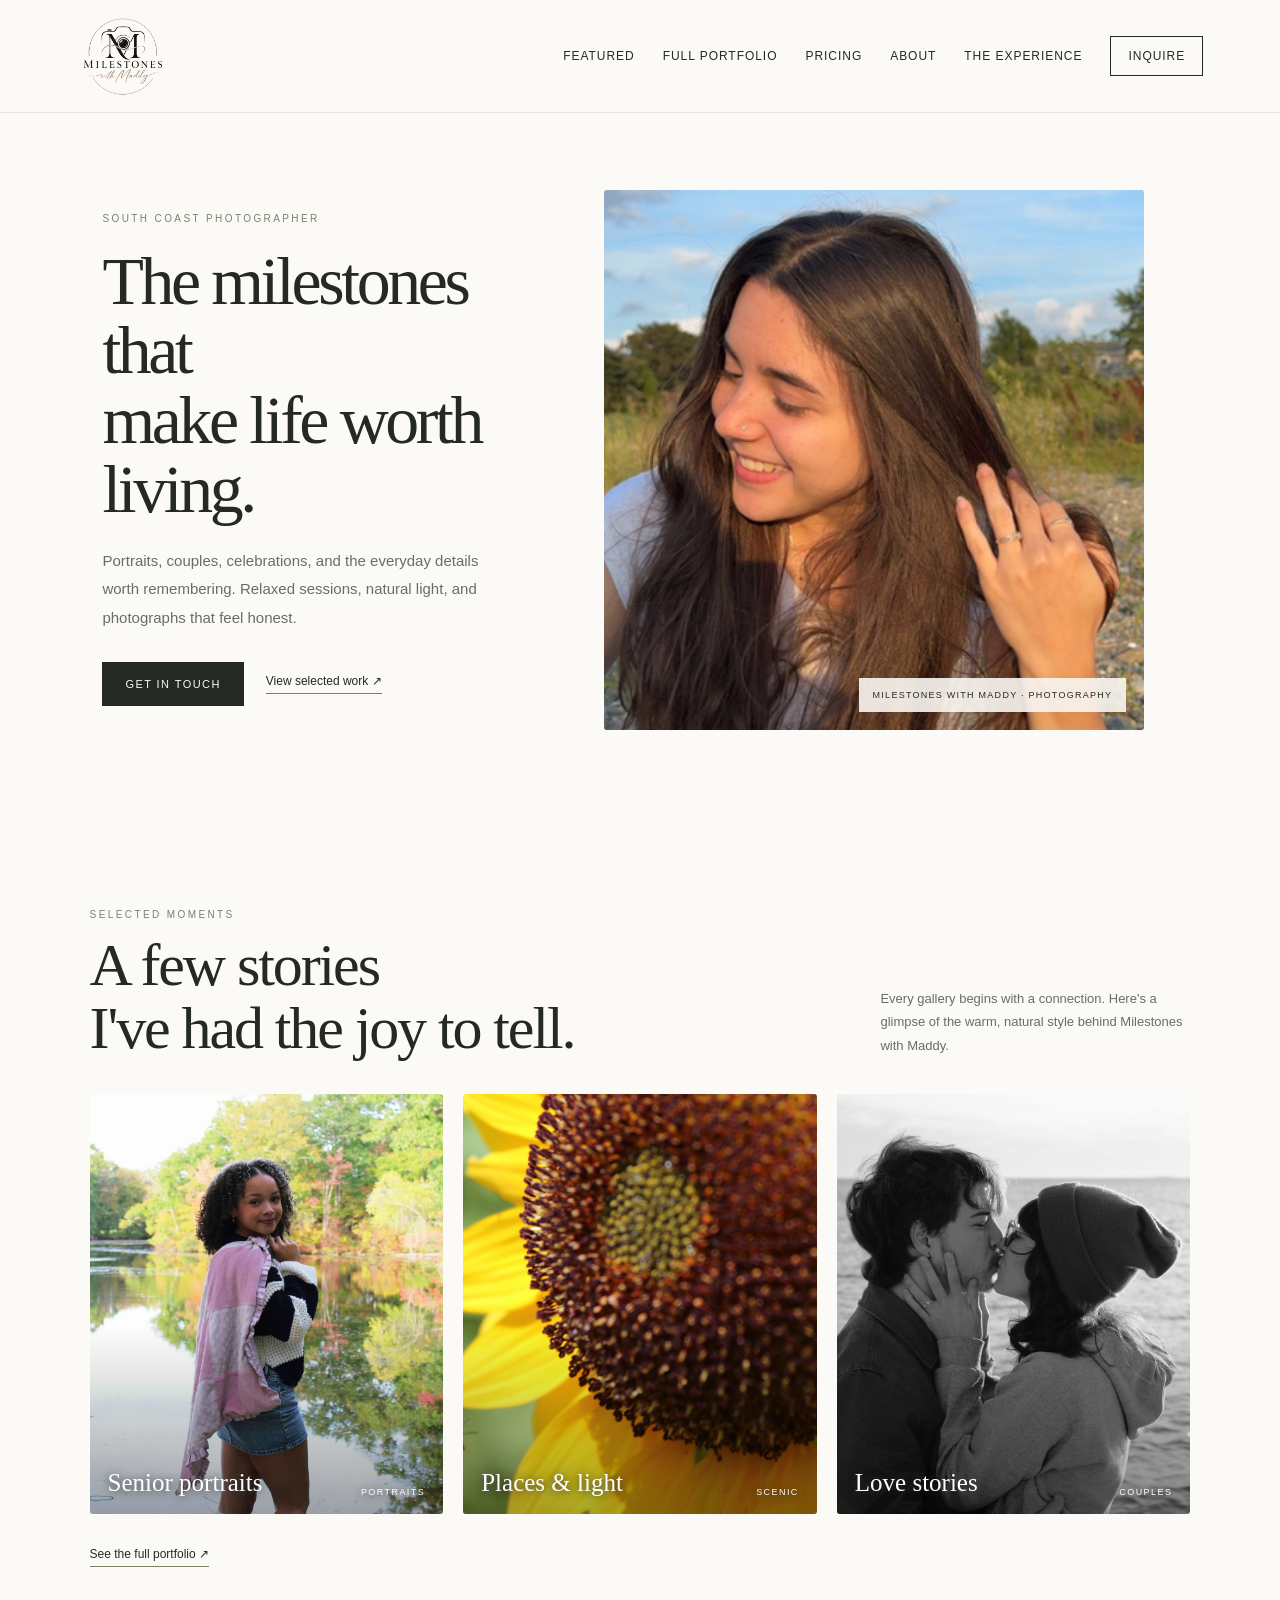
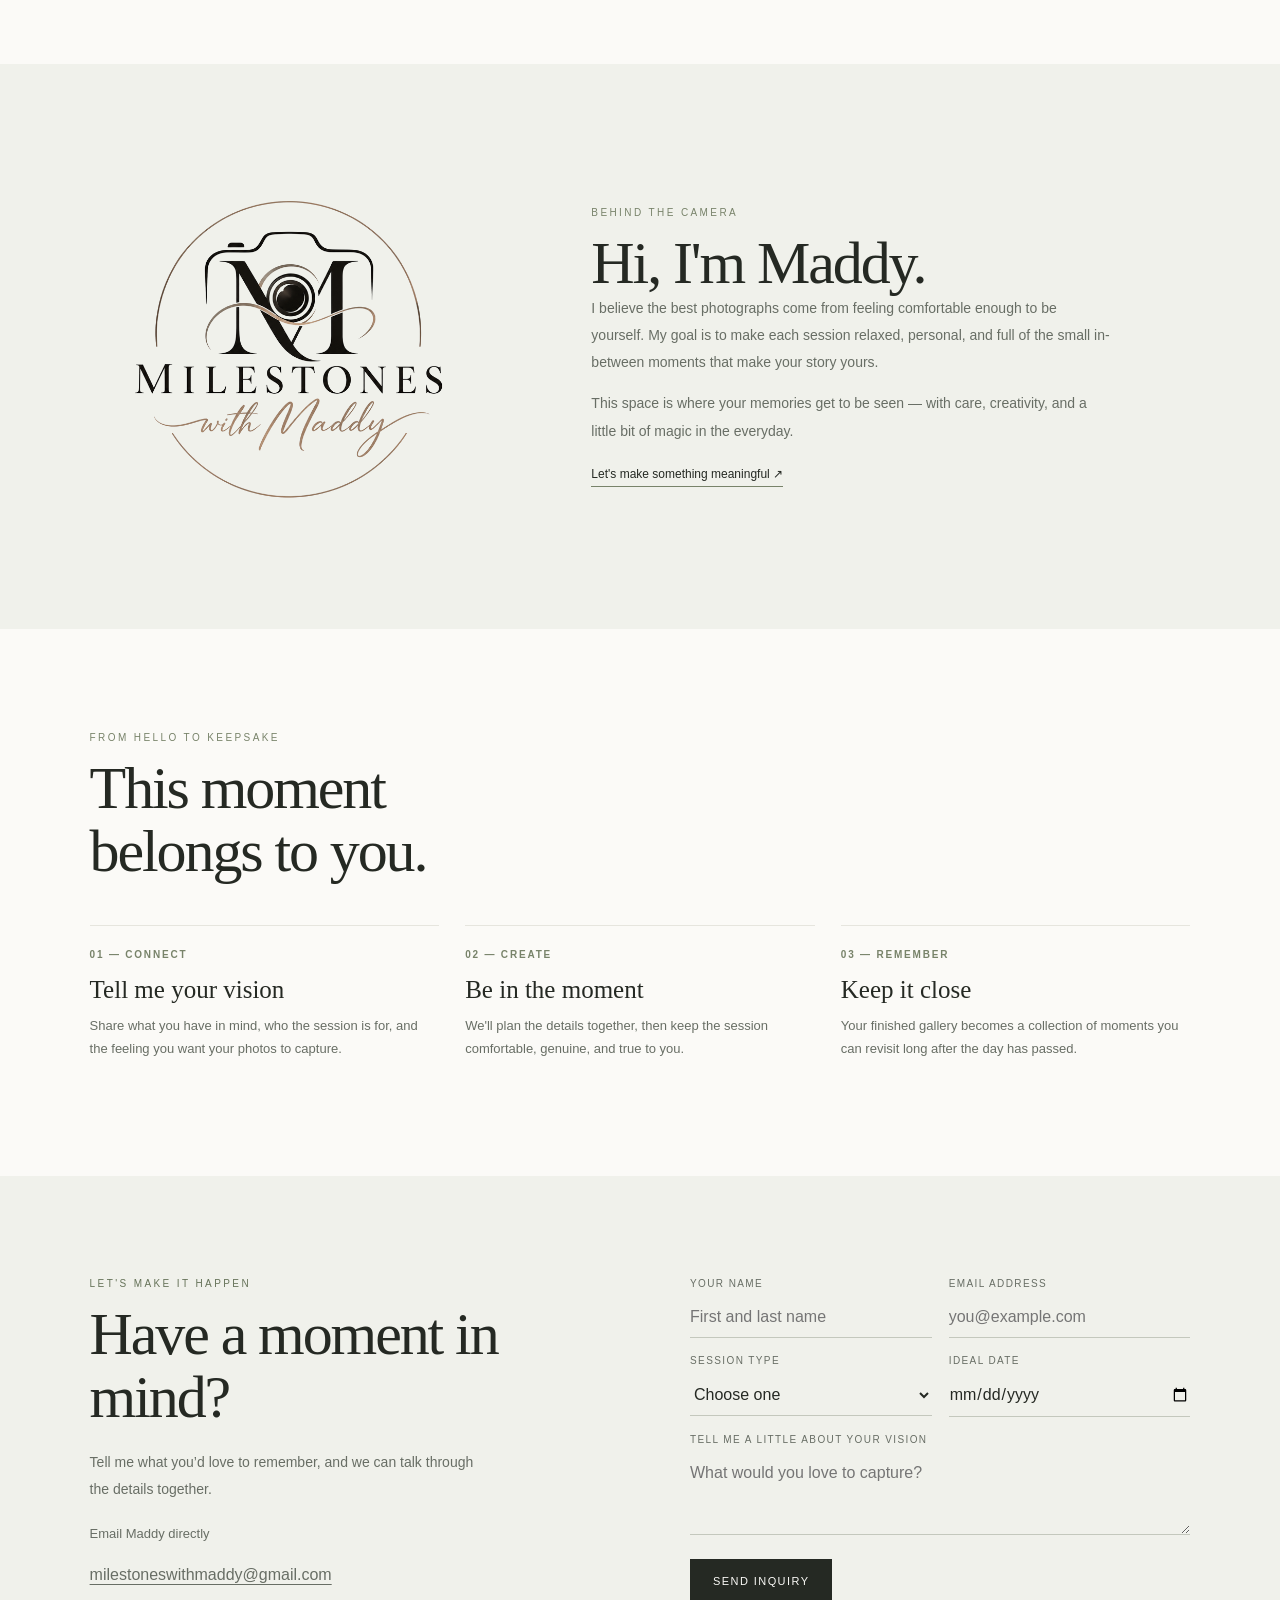
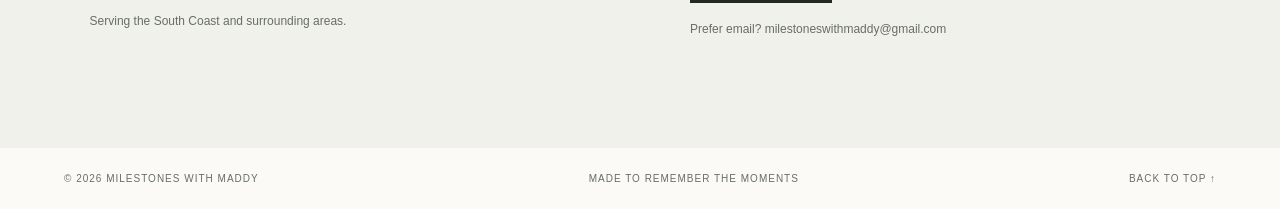
<file: index.html>
<!doctype html>
<html lang="en">
<head>
<meta charset="utf-8">
<meta name="viewport" content="width=device-width, initial-scale=1">
<title>Milestones with Maddy — Photography</title>
<meta name="description" content="Relaxed, natural-light portraits, couples, weddings and celebrations on the South Coast. Milestones with Maddy photography.">
<meta property="og:title" content="Milestones with Maddy — Photography">
<meta property="og:description" content="Relaxed sessions, natural light, and photographs that feel honest. Serving the South Coast.">
<meta property="og:image" content="images/maddy.jpg">
<link rel="icon" type="image/png" href="images/favicon.png">
<link rel="stylesheet" href="styles.css">
</head>
<body>
<header class="nav">
<a class="brand" href="index.html" aria-label="Milestones with Maddy — home"><img class="brand-logo" src="images/milestones-logo.png" alt="Milestones with Maddy logo"></a>
<button class="menu" id="menu" aria-expanded="false" aria-controls="navlinks" aria-label="Toggle navigation">Menu</button>
<nav class="navlinks" id="navlinks"><a href="#portfolio">Featured</a><a href="portfolio.html">Full portfolio</a><a href="pricing.html">Pricing</a><a href="#about">About</a><a href="#experience">The Experience</a><a class="cta" href="#contact">Inquire</a></nav>
</header>
<main>
<section class="hero" id="home">
<div><div class="eyebrow">South Coast photographer</div><h1>The milestones that<br>make life worth living.</h1><p>Portraits, couples, celebrations, and the everyday details worth remembering. Relaxed sessions, natural light, and photographs that feel honest.</p><div class="actions"><a class="btn" href="#contact">Get in touch</a><a class="text-link" href="#portfolio">View selected work ↗</a></div></div>
<div class="hero-art"><img src="images/maddy.jpg" alt="Maddy smiling by the water in warm evening light"><div class="art-note">Milestones with Maddy · Photography</div></div>
</section>
<section class="section" id="portfolio"><div class="section-head"><div><div class="eyebrow">Selected moments</div><h2>A few stories<br>I've had the joy to tell.</h2></div><p>Every gallery begins with a connection. Here's a glimpse of the warm, natural style behind Milestones with Maddy.</p></div>
<div class="gallery" id="featured"></div>
<div class="more"><a class="text-link" href="portfolio.html">See the full portfolio ↗</a></div>
</section>
<section class="section about" id="about"><div class="about-mark"><img src="images/milestones-logo.png" alt="Milestones with Maddy photography logo" loading="lazy"></div><div class="about-copy"><div class="eyebrow">Behind the camera</div><h2>Hi, I'm Maddy.</h2><p>I believe the best photographs come from feeling comfortable enough to be yourself. My goal is to make each session relaxed, personal, and full of the small in-between moments that make your story yours.</p><p>This space is where your memories get to be seen — with care, creativity, and a little bit of magic in the everyday.</p><a class="text-link" href="#contact">Let's make something meaningful ↗</a></div></section>
<section class="section" id="experience"><div class="eyebrow">From hello to keepsake</div><h2>This moment<br>belongs to you.</h2><div class="process"><div class="step"><b>01 — CONNECT</b><h3>Tell me your vision</h3><p>Share what you have in mind, who the session is for, and the feeling you want your photos to capture.</p></div><div class="step"><b>02 — CREATE</b><h3>Be in the moment</h3><p>We'll plan the details together, then keep the session comfortable, genuine, and true to you.</p></div><div class="step"><b>03 — REMEMBER</b><h3>Keep it close</h3><p>Your finished gallery becomes a collection of moments you can revisit long after the day has passed.</p></div></div></section>
<section class="section contact" id="contact"><div><div class="eyebrow">Let's make it happen</div><h2>Have a moment in mind?</h2><p>Tell me what you’d love to remember, and we can talk through the details together.</p><p style="font-size:13px">Email Maddy directly</p><p style="font-size:16px;margin-top:0"><a href="mailto:milestoneswithmaddy@gmail.com" style="text-decoration:underline;text-underline-offset:4px">milestoneswithmaddy@gmail.com</a></p><p style="font-size:12px">Serving the South Coast and surrounding areas.</p></div>
<form class="form" id="inquiry-form" action="https://formspree.io/f/xzedaqez" method="POST"><input type="hidden" name="_subject" value="New photography inquiry — Milestones with Maddy"><div class="field"><label for="name">Your name</label><input id="name" name="name" autocomplete="name" placeholder="First and last name" required></div><div class="field"><label for="email">Email address</label><input id="email" name="email" type="email" autocomplete="email" placeholder="you@example.com" required></div><div class="field"><label for="session">Session type</label><select id="session" name="session" required><option value="">Choose one</option><option>Portraits</option><option>Couples</option><option>Family</option><option>Graduation</option><option>Wedding</option><option>Proposal</option><option>Nature & scenic</option><option>Other / not sure yet</option></select></div><div class="field"><label for="date">Ideal date</label><input id="date" name="ideal_date" type="date"></div><div class="field full"><label for="message">Tell me a little about your vision</label><textarea id="message" name="message" placeholder="What would you love to capture?" required></textarea></div><button class="btn" type="submit">Send inquiry</button><div id="form-status" role="status" aria-live="polite">Prefer email? <a href="mailto:milestoneswithmaddy@gmail.com">milestoneswithmaddy@gmail.com</a></div></form>
</section>
</main>
<footer class="footer"><span>© <span id="year"></span> Milestones with Maddy</span><span>Made to remember the moments</span><a href="#home">Back to top ↑</a></footer>
<script src="photos.js"></script>
<script src="site.js"></script>
</body>
</html>
</file>
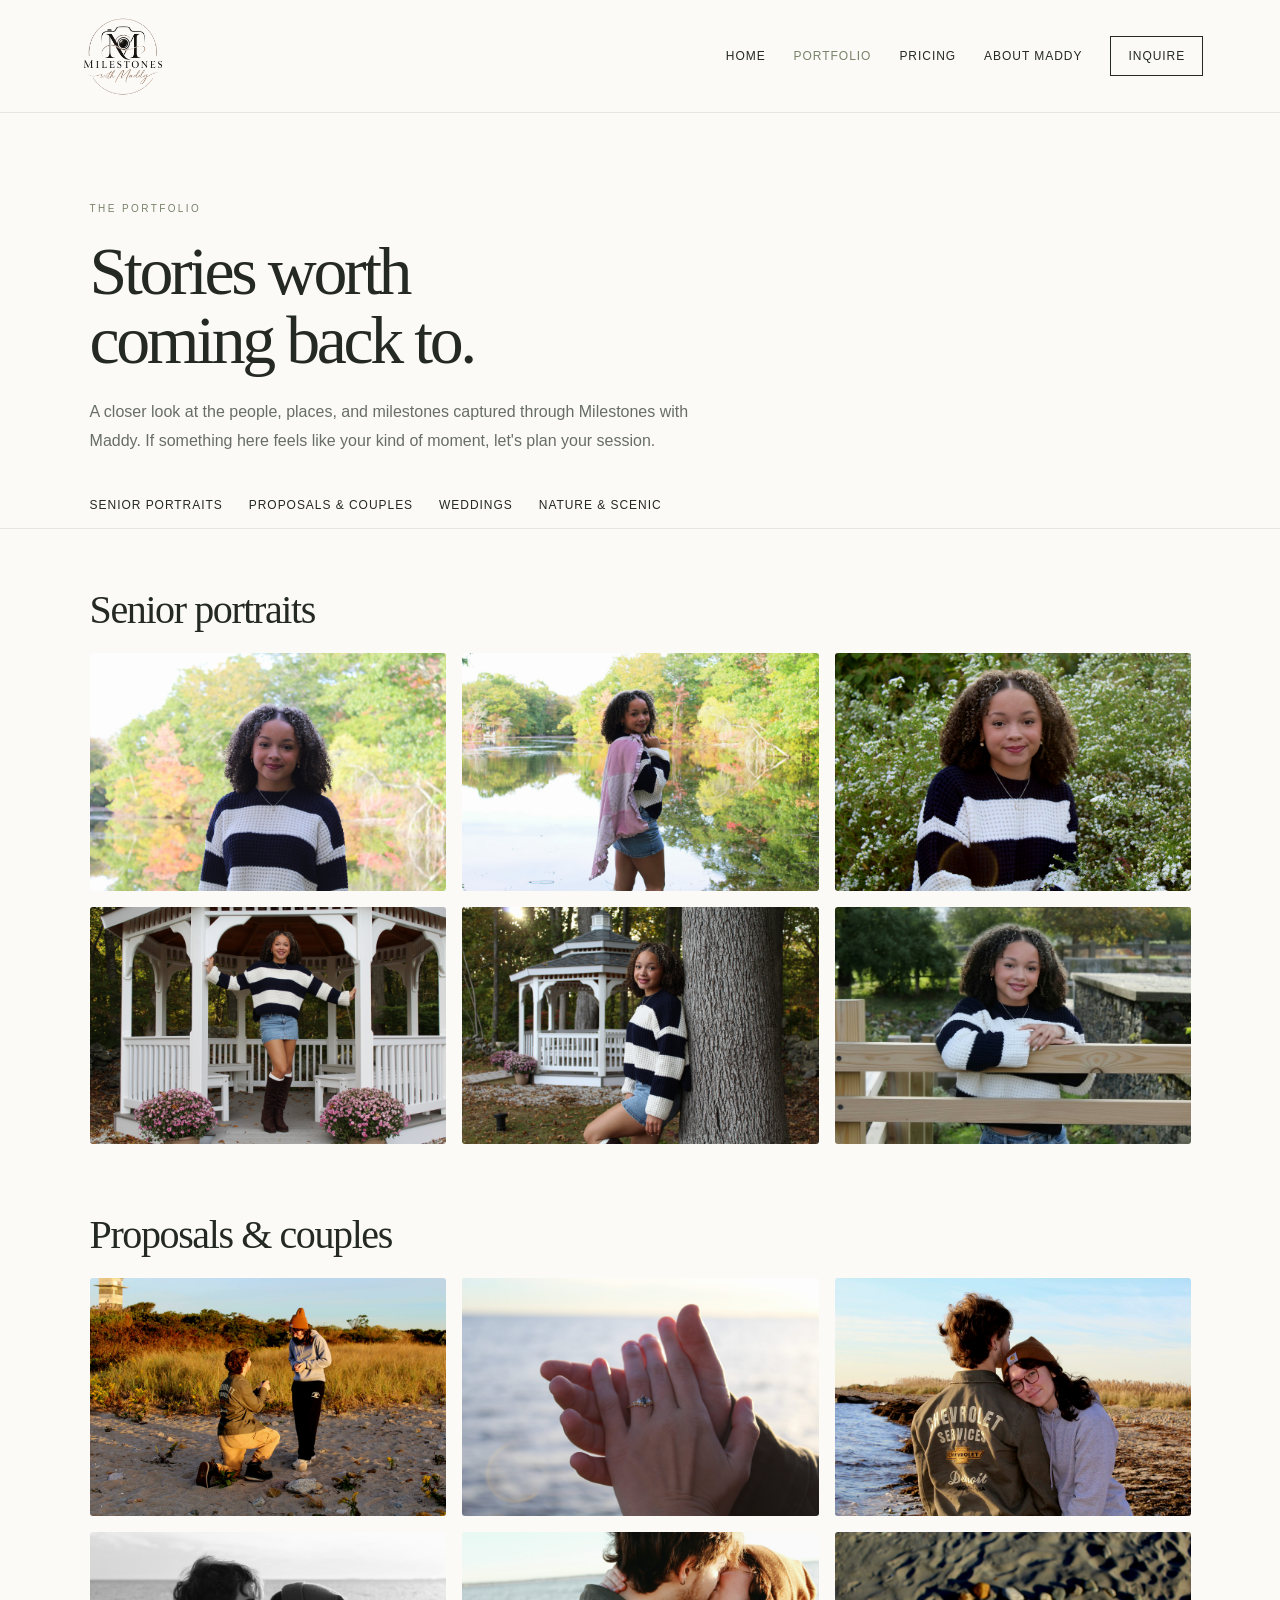
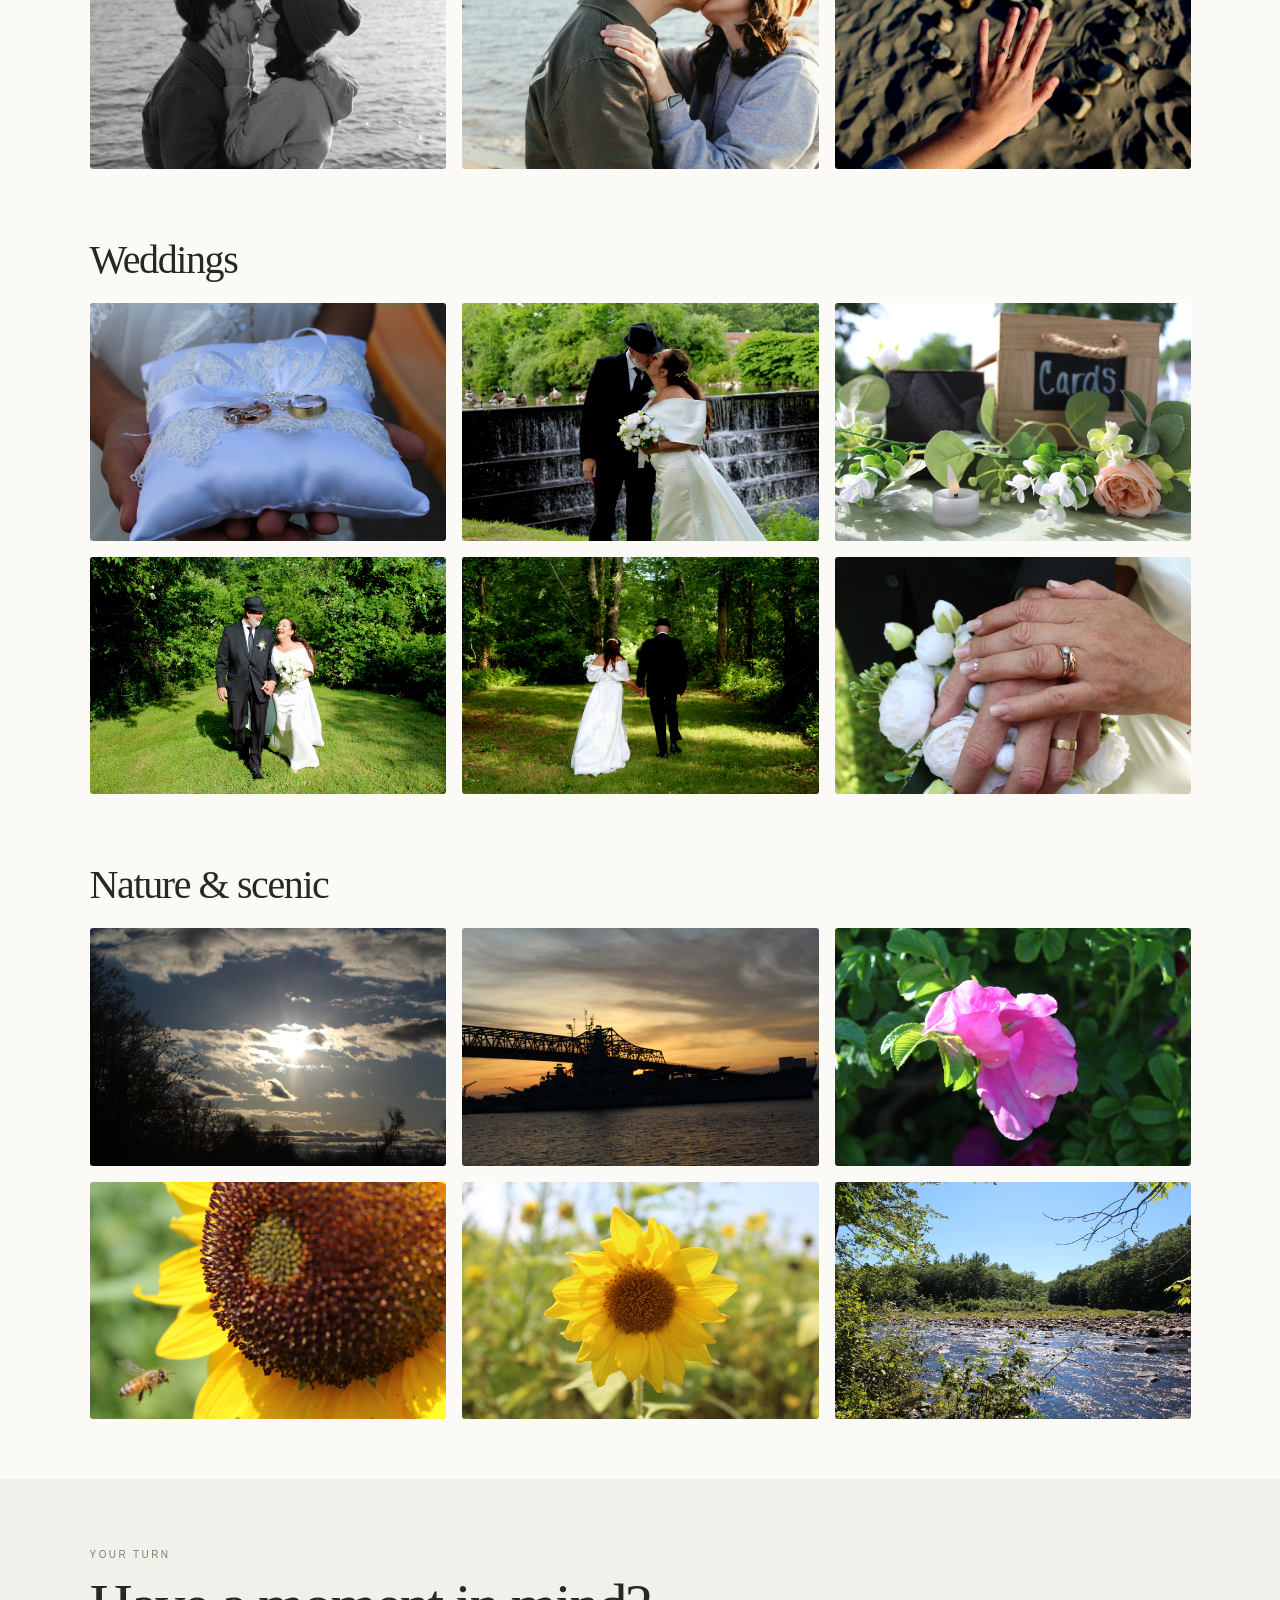
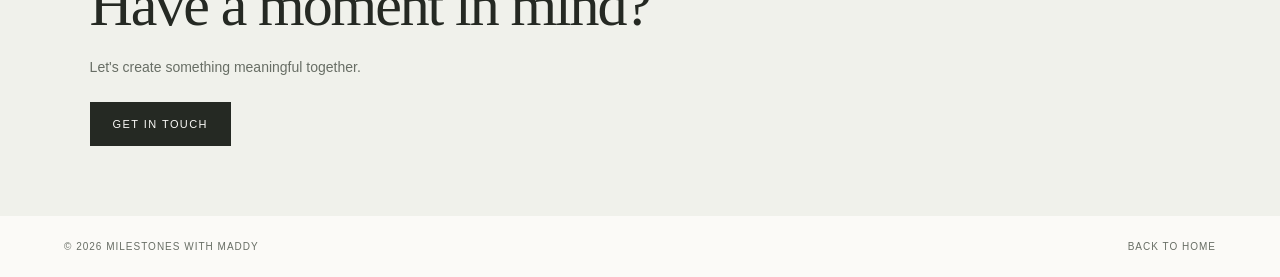
<file: portfolio.html>
<!doctype html>
<html lang="en">
<head>
<meta charset="utf-8">
<meta name="viewport" content="width=device-width, initial-scale=1">
<title>Portfolio — Milestones with Maddy</title>
<meta name="description" content="Senior portraits, proposals, weddings and scenic photography by Milestones with Maddy on the South Coast.">
<link rel="icon" type="image/png" href="images/favicon.png">
<link rel="stylesheet" href="styles.css">
</head>
<body>
<header class="nav">
<a class="brand" href="index.html" aria-label="Milestones with Maddy — home"><img class="brand-logo" src="images/milestones-logo.png" alt="Milestones with Maddy logo"></a>
<button class="menu" id="menu" aria-expanded="false" aria-controls="navlinks" aria-label="Toggle navigation">Menu</button>
<nav class="navlinks" id="navlinks"><a href="index.html">Home</a><a href="portfolio.html" aria-current="page">Portfolio</a><a href="pricing.html">Pricing</a><a href="index.html#about">About Maddy</a><a class="cta" href="index.html#contact">Inquire</a></nav>
</header>
<main>
<section class="intro"><div class="eyebrow">The portfolio</div><h1>Stories worth<br>coming back to.</h1><p>A closer look at the people, places, and milestones captured through Milestones with Maddy. If something here feels like your kind of moment, let's plan your session.</p></section>
<nav class="cats" id="cats" aria-label="Portfolio categories"></nav>
<div id="galleries"></div>
<section class="cta-band"><div class="eyebrow">Your turn</div><h2>Have a moment in mind?</h2><p>Let's create something meaningful together.</p><a class="btn" href="index.html#contact">Get in touch</a></section>
</main>
<footer class="footer"><span>© <span id="year"></span> Milestones with Maddy</span><a href="index.html">Back to home</a></footer>
<script src="photos.js"></script>
<script src="site.js"></script>
</body>
</html>
</file>
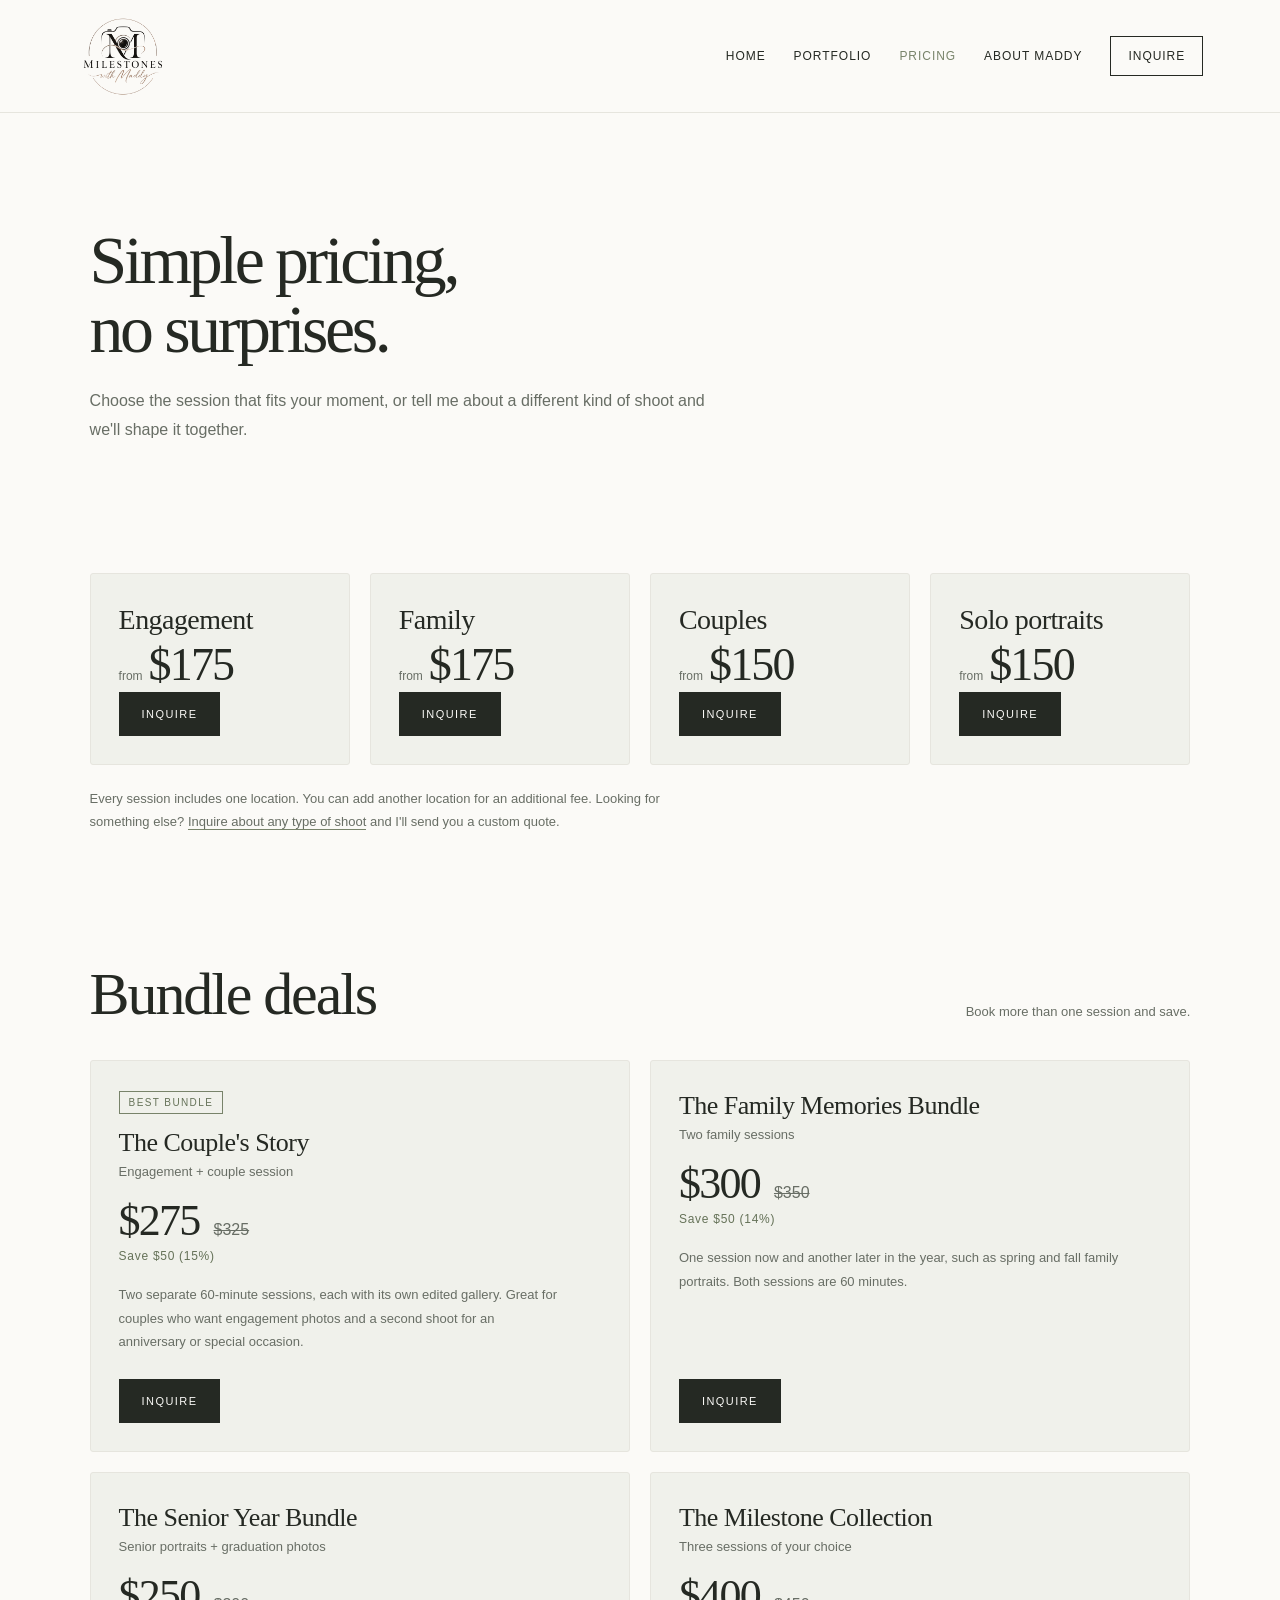
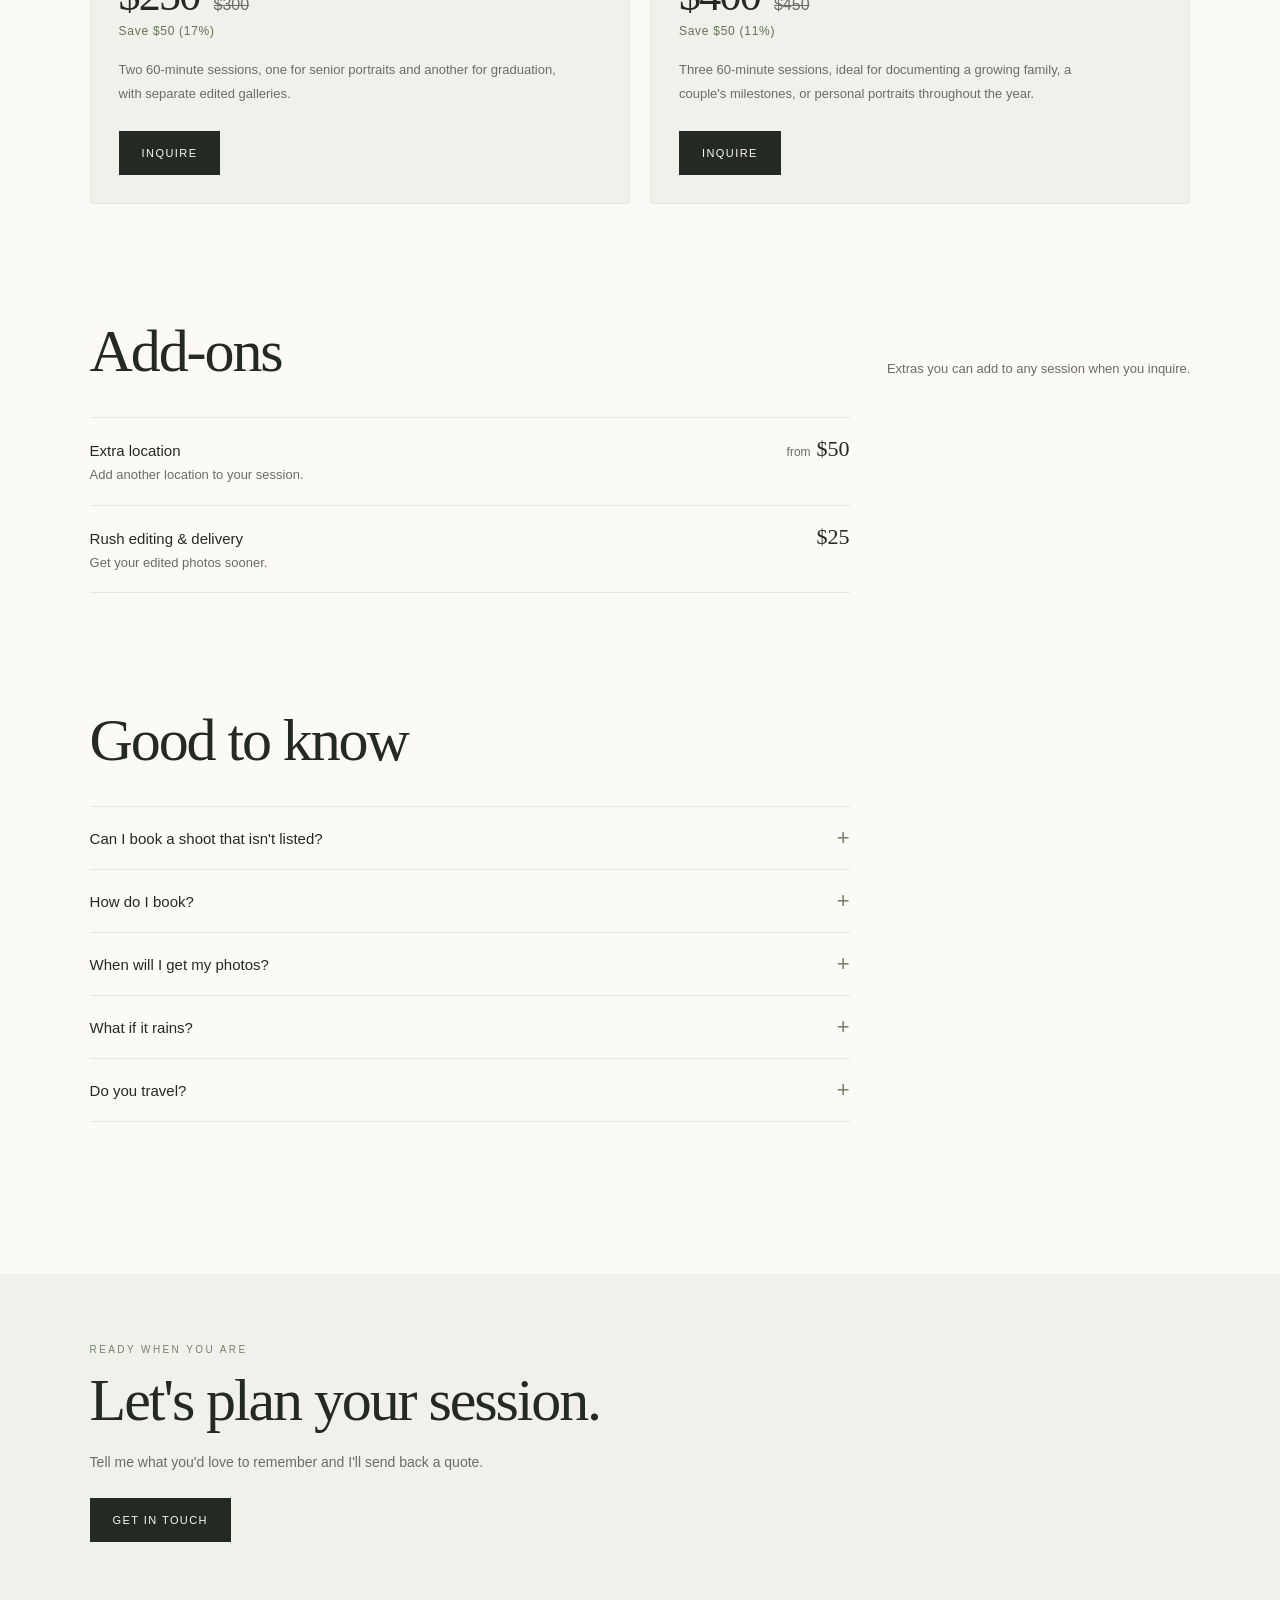
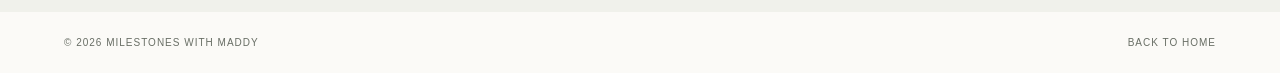
<file: pricing.html>
<!doctype html>
<html lang="en">
<head>
<meta charset="utf-8">
<meta name="viewport" content="width=device-width, initial-scale=1">
<title>Pricing — Milestones with Maddy</title>
<meta name="description" content="Session packages and pricing for engagement, family, couples and solo portrait sessions by Milestones with Maddy on the South Coast.">
<link rel="icon" type="image/png" href="images/favicon.png">
<link rel="stylesheet" href="styles.css">
</head>
<body>
<header class="nav">
<a class="brand" href="index.html" aria-label="Milestones with Maddy — home"><img class="brand-logo" src="images/milestones-logo.png" alt="Milestones with Maddy logo"></a>
<button class="menu" id="menu" aria-expanded="false" aria-controls="navlinks" aria-label="Toggle navigation">Menu</button>
<nav class="navlinks" id="navlinks"><a href="index.html">Home</a><a href="portfolio.html">Portfolio</a><a href="pricing.html" aria-current="page">Pricing</a><a href="index.html#about">About Maddy</a><a class="cta" href="index.html#contact">Inquire</a></nav>
</header>
<main>
<section class="intro"><h1>Simple pricing,<br>no surprises.</h1><p>Choose the session that fits your moment, or tell me about a different kind of shoot and we'll shape it together.</p></section>

<section class="section">
<div class="packages">
<article class="pkg">
<h3>Engagement</h3>
<div class="price"><small>from</small>$175</div>
<a class="btn" href="index.html#contact">Inquire</a>
</article>

<article class="pkg">
<h3>Family</h3>
<div class="price"><small>from</small>$175</div>
<a class="btn" href="index.html#contact">Inquire</a>
</article>

<article class="pkg">
<h3>Couples</h3>
<div class="price"><small>from</small>$150</div>
<a class="btn" href="index.html#contact">Inquire</a>
</article>

<article class="pkg">
<h3>Solo portraits</h3>
<div class="price"><small>from</small>$150</div>
<a class="btn" href="index.html#contact">Inquire</a>
</article>
</div>
<p class="pricing-note">Every session includes one location. You can add another location for an additional fee. Looking for something else? <a href="index.html#contact" style="border-bottom:1px solid var(--accent)">Inquire about any type of shoot</a> and I'll send you a custom quote.</p>
</section>

<section class="section" style="padding-top:0">
<div class="section-head"><div><h2>Bundle deals</h2></div><p>Book more than one session and save.</p></div>
<div class="bundles">
<article class="bundle">
<div class="tag">Best bundle</div><h3>The Couple's Story</h3>
<div class="bundle-sub">Engagement + couple session</div>
<div class="bundle-price"><span class="now">$275</span><s><span class="sr">Regular price </span>$325</s></div>
<div class="save">Save $50 (15%)</div>
<p>Two separate 60-minute sessions, each with its own edited gallery. Great for couples who want engagement photos and a second shoot for an anniversary or special occasion.</p>
<a class="btn" href="index.html#contact">Inquire</a>
</article>

<article class="bundle">
<h3>The Family Memories Bundle</h3>
<div class="bundle-sub">Two family sessions</div>
<div class="bundle-price"><span class="now">$300</span><s><span class="sr">Regular price </span>$350</s></div>
<div class="save">Save $50 (14%)</div>
<p>One session now and another later in the year, such as spring and fall family portraits. Both sessions are 60 minutes.</p>
<a class="btn" href="index.html#contact">Inquire</a>
</article>

<article class="bundle">
<h3>The Senior Year Bundle</h3>
<div class="bundle-sub">Senior portraits + graduation photos</div>
<div class="bundle-price"><span class="now">$250</span><s><span class="sr">Regular price </span>$300</s></div>
<div class="save">Save $50 (17%)</div>
<p>Two 60-minute sessions, one for senior portraits and another for graduation, with separate edited galleries.</p>
<a class="btn" href="index.html#contact">Inquire</a>
</article>

<article class="bundle">
<h3>The Milestone Collection</h3>
<div class="bundle-sub">Three sessions of your choice</div>
<div class="bundle-price"><span class="now">$400</span><s><span class="sr">Regular price </span>$450</s></div>
<div class="save">Save $50 (11%)</div>
<p>Three 60-minute sessions, ideal for documenting a growing family, a couple's milestones, or personal portraits throughout the year.</p>
<a class="btn" href="index.html#contact">Inquire</a>
</article>
</div>
</section>

<section class="section" style="padding-top:0">
<div class="section-head"><div><h2>Add-ons</h2></div><p>Extras you can add to any session when you inquire.</p></div>
<div class="addons">
<div class="addon"><div><strong>Extra location</strong><p>Add another location to your session.</p></div><div class="amt"><small>from</small>$50</div></div>
<div class="addon"><div><strong>Rush editing &amp; delivery</strong><p>Get your edited photos sooner.</p></div><div class="amt">$25</div></div>
</div>
</section>

<section class="section" style="padding-top:0">
<div class="section-head"><div><h2>Good to know</h2></div></div>
<div class="faq">
<details><summary>Can I book a shoot that isn't listed?</summary><p>Yes. The packages above are my most common sessions, but you can inquire about any type of shoot, including proposals, graduations, weddings, events, and nature or scenic sessions. Tell me what you have in mind in the inquiry form and I'll put together a custom quote.</p></details>
<details><summary>How do I book?</summary><p>Send an inquiry with your session type and ideal date. I'll reply to talk through the details, then confirm your date with a signed agreement and a retainer.</p></details>
<details><summary>When will I get my photos?</summary><p>Most galleries arrive within two weeks of your session. Larger or custom shoots can take a little longer, and I'll give you a date up front.</p></details>
<details><summary>What if it rains?</summary><p>We'll reschedule at no charge. I watch the forecast and will check in with you the day before.</p></details>
<details><summary>Do you travel?</summary><p>I'm based on the South Coast and happy to travel nearby. A travel fee may apply for locations farther out.</p></details>
</div>
</section>

<section class="cta-band"><div class="eyebrow">Ready when you are</div><h2>Let's plan your session.</h2><p>Tell me what you'd love to remember and I'll send back a quote.</p><a class="btn" href="index.html#contact">Get in touch</a></section>
</main>
<footer class="footer"><span>© <span id="year"></span> Milestones with Maddy</span><a href="index.html">Back to home</a></footer>
<script src="site.js"></script>
</body>
</html>
</file>
<file: styles.css>
:root { color-scheme: light; --paper:#fbfaf7; --ink:#252923; --muted:#686e65; --line:#e6e5de; --accent:#78836a; --card:#f0f1eb; }
* { box-sizing:border-box; }
html { scroll-behavior:smooth; scroll-padding-top:90px; }
body { margin:0; background:var(--paper); color:var(--ink); font-family:Inter,'Avenir Next',Avenir,Arial,sans-serif; }
a { color:inherit; text-decoration:none; }
button,input,select,textarea { font:inherit; }
:focus-visible { outline:2px solid var(--accent); outline-offset:3px; }
h1,h2,h3,p { margin-top:0; }
h1,h2 { font-family:Georgia,'Times New Roman',serif; font-weight:400; }

/* header */
.nav { position:relative; display:flex; align-items:center; justify-content:space-between; gap:24px; padding:10px clamp(20px,6vw,92px); border-bottom:1px solid var(--line); background:var(--paper); }
.brand { display:block; line-height:0; }
.brand-logo { display:block; width:92px; height:92px; object-fit:contain; }
.navlinks { display:flex; gap:28px; align-items:center; font-size:12px; letter-spacing:.08em; text-transform:uppercase; }
.navlinks a:hover,.navlinks a[aria-current="page"] { color:var(--accent); }
.navlinks .cta { border:1px solid var(--ink); padding:12px 17px; }
.navlinks .cta:hover { color:var(--ink); background:var(--card); }
.menu { display:none; background:none; color:var(--ink); border:1px solid var(--line); padding:9px 12px; cursor:pointer; }

/* shared bits */
.eyebrow { font-size:10px; letter-spacing:.24em; text-transform:uppercase; color:var(--accent); }
.btn { display:inline-flex; align-items:center; justify-content:center; background:var(--ink); color:var(--paper); padding:15px 22px; font-size:11px; text-transform:uppercase; letter-spacing:.13em; border:1px solid var(--ink); cursor:pointer; }
.btn:hover { opacity:.83; }
.btn:disabled { opacity:.6; cursor:wait; }
.text-link { font-size:12px; border-bottom:1px solid var(--accent); padding-bottom:5px; }
.section { padding:clamp(58px,8vw,108px) clamp(20px,7vw,110px); }
.section-head { display:flex; align-items:end; justify-content:space-between; gap:24px; margin-bottom:34px; }
h2 { font-size:clamp(38px,5vw,60px); line-height:1.05; margin:14px 0 0; letter-spacing:-.035em; }
.section-head p { color:var(--muted); max-width:310px; font-size:13px; line-height:1.8; margin-bottom:3px; }

/* hero */
.hero { display:grid; grid-template-columns:.8fr 1.2fr; min-height:610px; padding:clamp(32px,6vw,84px) clamp(20px,8vw,120px); gap:clamp(28px,5vw,76px); align-items:center; }
h1 { font-size:clamp(44px,5.3vw,70px); line-height:1.02; letter-spacing:-.05em; margin:23px 0; }
.hero p { color:var(--muted); font-size:15px; line-height:1.9; max-width:390px; }
.actions { display:flex; align-items:center; gap:22px; margin-top:30px; flex-wrap:wrap; }
.hero-art { position:relative; overflow:hidden; background:#e4e6dd; border-radius:3px; aspect-ratio:4/5; width:100%; max-width:540px; max-height:540px; justify-self:center; }
.hero-art img { display:block; width:100%; height:100%; object-fit:cover; object-position:center 35%; }
.art-note { position:absolute; z-index:2; right:18px; bottom:18px; background:rgba(250,247,241,.9); color:#282722; padding:12px 14px; font-size:9px; letter-spacing:.14em; text-transform:uppercase; }

/* featured cards (home) */
.gallery { display:grid; grid-template-columns:repeat(3,minmax(0,1fr)); gap:20px; }
.photo { position:relative; min-height:420px; overflow:hidden; background:var(--card); border-radius:3px; display:block; }
.photo img { position:absolute; inset:0; width:100%; height:100%; object-fit:cover; transition:transform .5s; }
.photo:hover img { transform:scale(1.04); }
.photo:after { content:""; position:absolute; inset:0; background:linear-gradient(180deg,transparent 55%,rgba(0,0,0,.34)); pointer-events:none; }
.photo-label { position:absolute; z-index:1; left:18px; right:18px; bottom:17px; display:flex; justify-content:space-between; align-items:end; gap:10px; color:#fff; text-shadow:0 1px 8px #333; }
.photo-label strong { font-family:Georgia,serif; font-size:25px; font-weight:400; }
.photo-label span { font-size:9px; letter-spacing:.16em; text-transform:uppercase; }
.more { margin-top:30px; }

/* about */
.about { background:var(--card); display:grid; grid-template-columns:.8fr 1.2fr; gap:clamp(30px,8vw,110px); align-items:center; }
.about-mark { display:grid; place-items:center; }
.about-mark img { display:block; width:min(100%,360px); height:auto; }
.about-copy p { color:var(--muted); font-size:14px; line-height:1.95; max-width:520px; }
.about-copy .text-link { display:inline-block; margin-top:8px; }

/* process */
.process { display:grid; grid-template-columns:repeat(3,1fr); gap:26px; margin-top:42px; }
.step { border-top:1px solid var(--line); padding-top:18px; }
.step b { color:var(--accent); font-size:10px; letter-spacing:.18em; }
.step h3 { font-family:Georgia,serif; font-size:25px; font-weight:400; margin:14px 0 10px; }
.step p { color:var(--muted); font-size:13px; line-height:1.8; }

/* contact */
.contact { background:var(--card); display:grid; grid-template-columns:1fr 1fr; gap:clamp(30px,8vw,100px); }
.contact .eyebrow { color:#657258; }
.contact h2 { max-width:460px; }
.contact p { color:var(--muted); font-size:14px; line-height:1.9; max-width:390px; margin-top:20px; }
.form { display:grid; grid-template-columns:1fr 1fr; gap:17px; align-content:start; }
.field { display:flex; flex-direction:column; gap:8px; }
.field.full { grid-column:1/-1; }
.field label { font-size:10px; letter-spacing:.14em; text-transform:uppercase; color:var(--muted); }
.field input,.field select,.field textarea { width:100%; background:transparent; border:0; border-bottom:1px solid #c4c8bd; color:var(--ink); padding:11px 0; border-radius:0; }
.field input:focus,.field select:focus,.field textarea:focus { outline:none; border-bottom-color:var(--ink); }
.field textarea { min-height:82px; resize:vertical; }
.form .btn { grid-column:1/-1; justify-self:start; margin-top:7px; }
#form-status { grid-column:1/-1; font-size:12px; color:var(--muted); line-height:1.6; }
.footer { padding:25px clamp(20px,5vw,76px); display:flex; justify-content:space-between; gap:18px; flex-wrap:wrap; color:var(--muted); font-size:10px; letter-spacing:.1em; text-transform:uppercase; }

/* portfolio page */
.intro { padding:clamp(45px,7vw,90px) clamp(20px,7vw,110px) 10px; }
.intro p { color:var(--muted); line-height:1.8; max-width:620px; }
.cats { position:sticky; top:0; z-index:5; display:flex; gap:26px; flex-wrap:wrap; padding:16px clamp(20px,7vw,110px); background:rgba(251,250,247,.94); backdrop-filter:blur(6px); border-bottom:1px solid var(--line); font-size:12px; letter-spacing:.08em; text-transform:uppercase; }
.cats a:hover { color:var(--accent); }
.gallery-section { padding:clamp(34px,5vw,60px) clamp(20px,7vw,110px) 10px; }
.gallery-section h2 { font-size:clamp(30px,3.6vw,40px); margin:0 0 22px; }
.gal { container-type:inline-size; }
.grid { --cols:3; --gap:16px; display:grid; grid-template-columns:repeat(var(--cols),minmax(0,1fr)); gap:var(--gap); grid-auto-flow:dense; grid-auto-rows:calc((100cqw - (var(--cols) - 1) * var(--gap)) / var(--cols) / 1.5); }
.grid figure { margin:0; background:var(--card); border-radius:3px; overflow:hidden; }
.grid figure.tall { grid-row:span 2; }
.grid button { display:block; width:100%; height:100%; padding:0; border:0; background:none; cursor:zoom-in; }
.grid img { display:block; width:100%; height:100%; object-fit:cover; }
.grid button:hover img { opacity:.92; }
.cta-band { margin-top:50px; padding:clamp(40px,6vw,70px) clamp(20px,7vw,110px); background:var(--card); }
.cta-band h2 { margin-bottom:18px; }
.cta-band p { color:var(--muted); font-size:14px; line-height:1.8; max-width:520px; margin:0 0 22px; }

/* lightbox */
.lb { position:fixed; inset:0; z-index:50; display:none; align-items:center; justify-content:center; background:rgba(20,22,18,.93); padding:clamp(16px,4vw,56px); }
.lb.open { display:flex; }
.lb img { max-width:100%; max-height:100%; object-fit:contain; border-radius:2px; }
.lb button { position:absolute; background:none; border:0; color:#fff; font-size:34px; line-height:1; padding:14px 18px; cursor:pointer; opacity:.8; }
.lb button:hover { opacity:1; }
.lb .x { top:6px; right:8px; } .lb .prev { left:4px; top:50%; transform:translateY(-50%); } .lb .next { right:4px; top:50%; transform:translateY(-50%); }
body.lb-open { overflow:hidden; }

@media(max-width:760px) {
  .brand-logo { width:72px; height:72px; }
  .navlinks { display:none; position:absolute; z-index:10; top:100%; left:0; right:0; padding:24px; background:var(--paper); border-bottom:1px solid var(--line); flex-direction:column; align-items:stretch; gap:20px; }
  .navlinks.open { display:flex; }
  .menu { display:block; }
  .hero { grid-template-columns:1fr; padding-top:40px; min-height:0; }
  .hero-art { min-height:420px; } .hero-art img { height:420px; }
  .gallery { grid-template-columns:1fr 1fr; } .photo { min-height:300px; } .photo:nth-child(3) { grid-column:1/-1; }
  .about,.contact { grid-template-columns:1fr; }
  .about-mark img { width:min(70%,260px); }
  .section-head { align-items:start; flex-direction:column; }
  .process { grid-template-columns:1fr; gap:12px; }
  .grid { --cols:2; }
}
@media(max-width:430px) {
  .gallery { grid-template-columns:1fr; } .photo,.photo:nth-child(3) { min-height:340px; grid-column:auto; }
  .form { grid-template-columns:1fr; } .field.full,.form .btn,#form-status { grid-column:1; }
  h1 { font-size:52px; }
  .grid { --cols:1; }
}
@media(prefers-reduced-motion:reduce) { html { scroll-behavior:auto; } .photo img { transition:none; } }

/* pricing page */
.packages { display:grid; grid-template-columns:repeat(4,minmax(0,1fr)); gap:20px; align-items:stretch; }
.pkg { display:flex; flex-direction:column; padding:30px 28px 28px; background:var(--card); border:1px solid var(--line); border-radius:3px; }
.pkg h3 { font-family:Georgia,'Times New Roman',serif; font-size:28px; font-weight:400; margin:0 0 6px; letter-spacing:-.02em; }
.pkg .for { color:var(--muted); font-size:13px; line-height:1.7; margin-bottom:22px; min-height:44px; }
.price { font-family:Georgia,'Times New Roman',serif; font-size:46px; letter-spacing:-.04em; line-height:1; margin-bottom:4px; }
.price small { font-family:Inter,'Avenir Next',Avenir,Arial,sans-serif; font-size:12px; letter-spacing:0; color:var(--muted); margin-right:6px; }
.length { color:var(--muted); font-size:12px; margin-bottom:22px; }
.pkg ul { list-style:none; margin:0 0 28px; padding:20px 0 0; border-top:1px solid var(--line); flex:1; }
.pkg li { position:relative; padding-left:20px; margin-bottom:11px; font-size:13px; line-height:1.6; }
.pkg li:before { content:""; position:absolute; left:0; top:.7em; width:10px; height:1px; background:var(--accent); }
.pkg .btn { align-self:flex-start; }
.pricing-note { margin-top:22px; color:var(--muted); font-size:13px; line-height:1.8; max-width:620px; }

.addons { border-top:1px solid var(--line); max-width:760px; }
.addon { display:flex; justify-content:space-between; align-items:baseline; gap:24px; padding:18px 0; border-bottom:1px solid var(--line); }
.addon strong { font-weight:500; font-size:15px; }
.addon p { margin:4px 0 0; color:var(--muted); font-size:13px; line-height:1.7; }
.addon .amt { font-family:Georgia,'Times New Roman',serif; font-size:22px; white-space:nowrap; }

.faq { max-width:760px; border-top:1px solid var(--line); }
.faq details { border-bottom:1px solid var(--line); }
.faq summary { cursor:pointer; list-style:none; display:flex; justify-content:space-between; align-items:center; gap:20px; padding:20px 0; font-size:15px; }
.faq summary::-webkit-details-marker { display:none; }
.faq summary:after { content:"+"; font-size:22px; color:var(--accent); line-height:1; }
.faq details[open] summary:after { content:"–"; }
.faq details p { color:var(--muted); font-size:14px; line-height:1.9; margin:0 0 22px; max-width:620px; }

@media(max-width:1100px) {
  .packages { grid-template-columns:repeat(2,minmax(0,1fr)); }
  .pkg .for { min-height:0; }
}
@media(max-width:600px) {
  .packages { grid-template-columns:1fr; max-width:520px; }
}
@media(max-width:430px) {
  .addon { flex-direction:column; gap:6px; }
}

/* bundles */
.bundles { display:grid; grid-template-columns:repeat(2,minmax(0,1fr)); gap:20px; }
.bundle { display:flex; flex-direction:column; align-items:flex-start; padding:30px 28px 28px; background:var(--card); border:1px solid var(--line); border-radius:3px; }
.bundle .tag { margin-bottom:14px; padding:5px 9px; border:1px solid var(--accent); color:#657258; font-size:10px; letter-spacing:.14em; text-transform:uppercase; }
.bundle h3 { font-family:Georgia,'Times New Roman',serif; font-size:26px; font-weight:400; margin:0 0 6px; letter-spacing:-.02em; }
.bundle-sub { color:var(--muted); font-size:13px; margin-bottom:20px; }
.bundle-price { display:flex; align-items:baseline; gap:14px; margin-bottom:6px; }
.bundle-price .now { font-family:Georgia,'Times New Roman',serif; font-size:44px; letter-spacing:-.04em; line-height:1; }
.bundle-price s { color:var(--muted); font-size:16px; }
.save { color:#657258; font-size:12px; letter-spacing:.06em; margin-bottom:20px; }
.bundle p { color:var(--muted); font-size:13px; line-height:1.8; margin-bottom:26px; flex:1; max-width:440px; }
.sr { position:absolute; width:1px; height:1px; overflow:hidden; clip:rect(0 0 0 0); white-space:nowrap; }
.addon .amt small { font-family:Inter,'Avenir Next',Avenir,Arial,sans-serif; font-size:12px; color:var(--muted); margin-right:6px; }
@media(max-width:700px) { .bundles { grid-template-columns:1fr; } }
</file>
